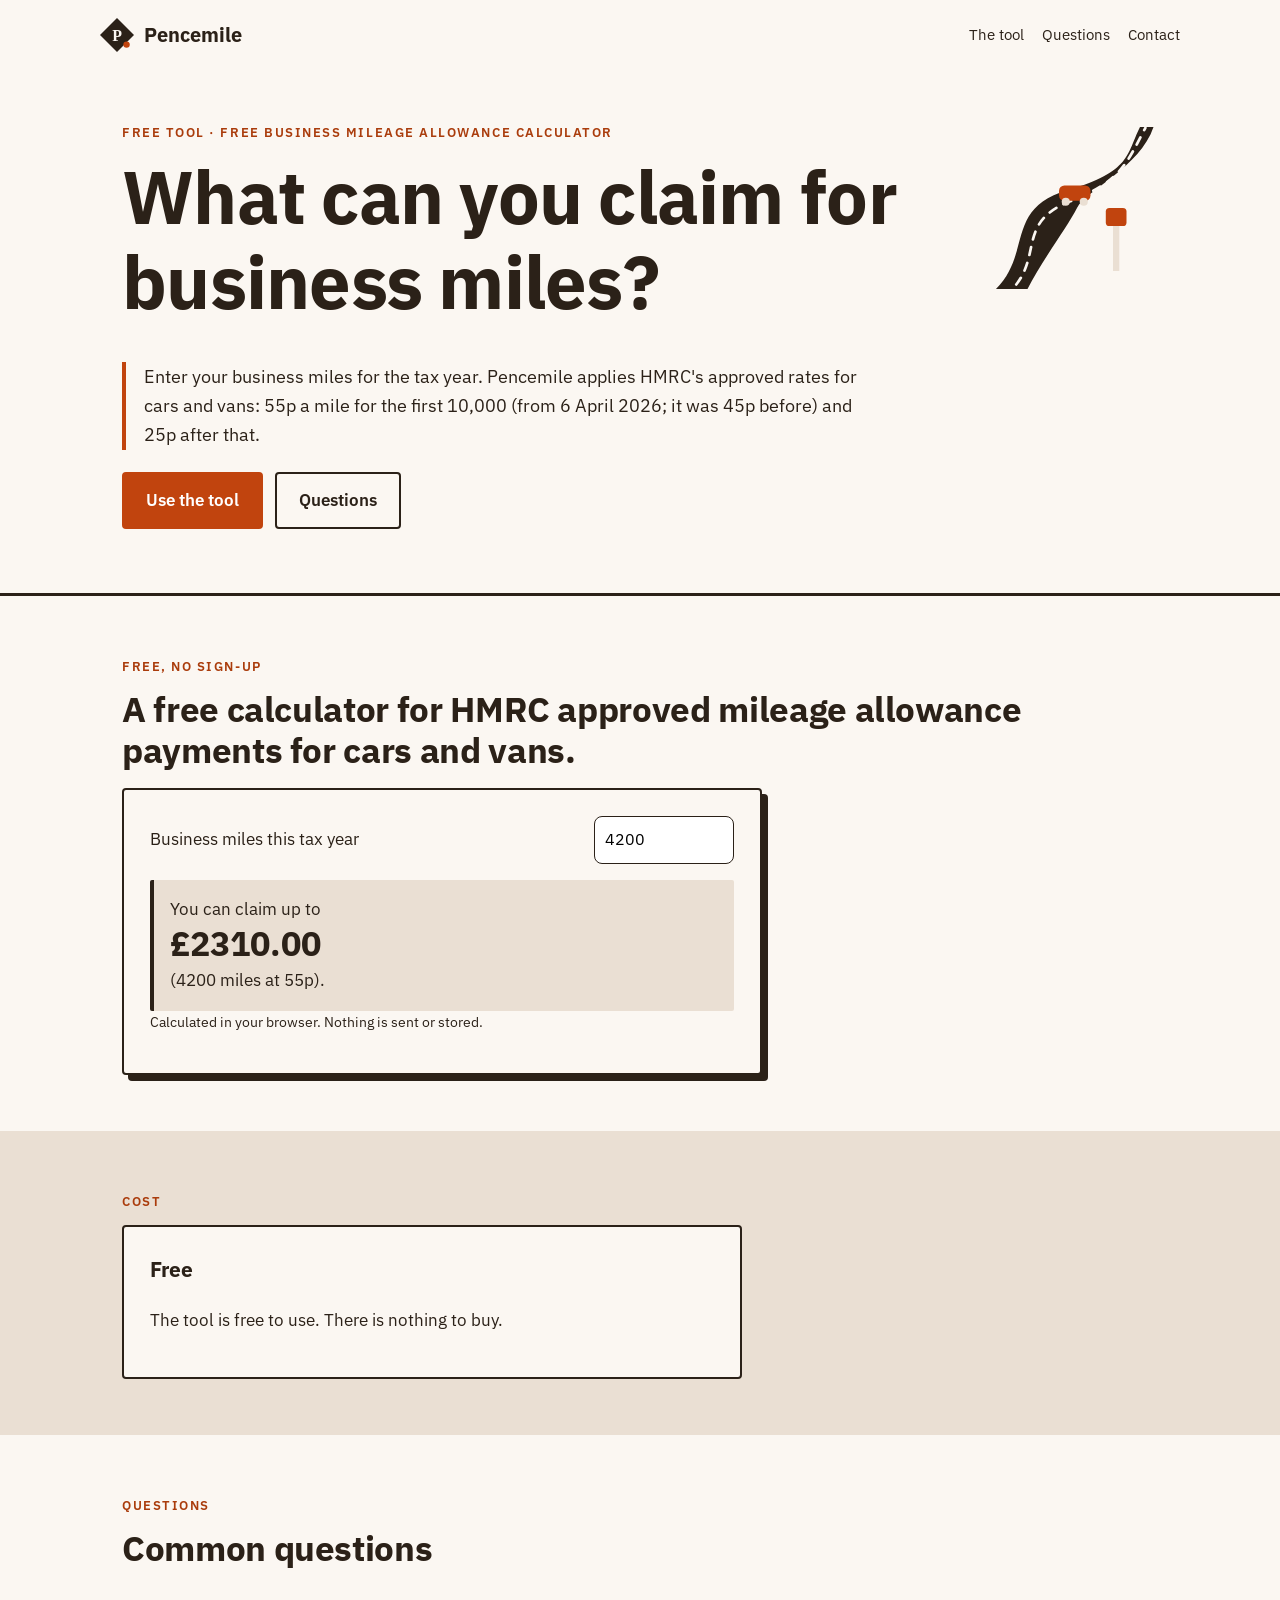
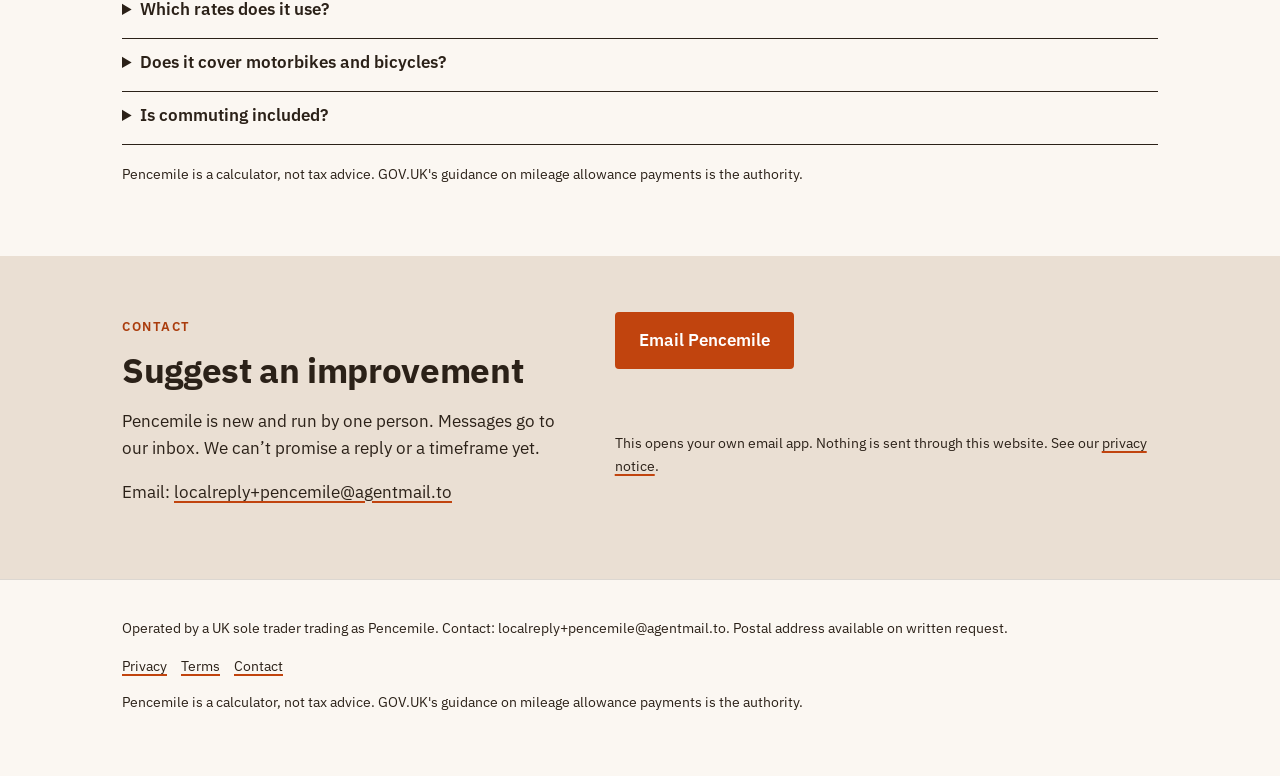
<file: index.html>
<!doctype html>
<html lang="en-GB">
<head>
<meta charset="utf-8">
<meta name="viewport" content="width=device-width, initial-scale=1">
<meta http-equiv="Content-Security-Policy" content="default-src 'self'; img-src 'self' data: https://localreplyloop.goatcounter.com; style-src 'self'; script-src 'self'; font-src 'self'; connect-src 'self'; form-action 'self'; base-uri 'self'; object-src 'none'">
<meta name="referrer" content="strict-origin-when-cross-origin">
<title>Pencemile: What can you claim for business miles?</title>
<meta name="description" content="A free calculator for HMRC approved mileage allowance payments for cars and vans.">
<meta name="theme-color" content="#2B2118">
<meta property="og:type" content="website"><meta property="og:title" content="Pencemile: What can you claim for business miles?"><meta property="og:description" content="A free calculator for HMRC approved mileage allowance payments for cars and vans.">
<meta property="og:image" content="https://evanturner557-del.github.io/pencemile/assets/og.png"><meta property="og:image:width" content="1200"><meta property="og:image:height" content="630">
<meta property="og:image:alt" content="Pencemile: What can you claim for business miles?"><meta property="og:site_name" content="Pencemile"><meta property="og:locale" content="en_GB">
<meta property="og:url" content="https://evanturner557-del.github.io/pencemile/"><meta name="twitter:card" content="summary_large_image">
<link rel="canonical" href="https://evanturner557-del.github.io/pencemile/">
<link rel="icon" href="assets/favicon.svg" type="image/svg+xml">
<link rel="stylesheet" href="assets/site.css">
<script src="assets/config.js"></script>
<script src="assets/analytics.js" defer></script>
<script src="_shared/kit.js" defer></script><script src="assets/tool.js" defer></script>
</head>
<body>
<a class="skip" href="#main">Skip to content</a>
<header><div class="wrap top"><a class="brand" href="./"><svg viewBox="0 0 64 64" aria-hidden="true" width="34" height="34"><path d="M32 0 64 32 32 64 0 32z" fill="#2B2118"/><text x="32" y="43" text-anchor="middle" font-family="Georgia, serif" font-weight="700" font-size="30" fill="#FBF7F2">P</text><circle cx="50" cy="50" r="6" fill="#C1440E"/></svg>Pencemile</a><nav aria-label="Primary"><a href="#tool">The tool</a><a href="#faq">Questions</a><a href="#contact">Contact</a></nav></div></header>
<main id="main">
<section class="hero"><div class="wrap"><div class="art"><svg viewBox="0 0 400 400" aria-hidden="true" focusable="false" class="motif"><path d="M40 380 C 120 300 60 200 200 160 S 330 80 360 20 h30 C 360 110 240 160 220 200 S 140 320 110 380z" fill="#2B2118"/><path d="M85 370 C 140 300 90 230 205 185 S 330 100 372 22" fill="none" stroke="#FBF7F2" stroke-width="6" stroke-dasharray="18 18" stroke-linecap="round" stroke-linejoin="round"/><rect x="180" y="150" width="70" height="34" rx="12" fill="#C1440E"/><circle cx="195" cy="186" r="9" fill="#EADFD3"/><circle cx="235" cy="186" r="9" fill="#EADFD3"/><rect x="300" y="230" width="14" height="110" fill="#EADFD3"/><rect x="284" y="200" width="46" height="40" rx="8" fill="#C1440E"/></svg></div><span class="eyebrow">Free tool · Free business mileage allowance calculator</span><h1>What can you claim for business miles?</h1><p class="lede">Enter your business miles for the tax year. Pencemile applies HMRC&#x27;s approved rates for cars and vans: 55p a mile for the first 10,000 (from 6 April 2026; it was 45p before) and 25p after that.</p><div class="ctas"><a class="btn" href="#tool" data-cta="hero">Use the tool</a><a class="btn ghost" href="#faq" data-cta="hero-secondary">Questions</a></div></div></section>
<section id="tool"><div class="wrap"><span class="eyebrow">Free, no sign-up</span><h2>A free calculator for HMRC approved mileage allowance payments for cars and vans.</h2><form class="tool" id="calc" novalidate><div class="row"><label for="t-miles">Business miles this tax year</label><input type="number" id="t-miles" data-k="miles" value="4200" step="1" min="0" inputmode="decimal"></div><div class="result" id="result" role="status" aria-live="polite"></div><p class="fine">Calculated in your browser. Nothing is sent or stored.</p></form></div></section>
<section class="tint" id="price"><div class="wrap"><span class="eyebrow">Cost</span><div class="pricebox"><p class="price">Free</p><p>The tool is free to use. There is nothing to buy.</p></div></div></section>
<section id="faq"><div class="wrap"><span class="eyebrow">Questions</span><h2>Common questions</h2><details><summary>Which rates does it use?</summary><p>HMRC approved mileage rates for cars and vans from 6 April 2026: 55p for the first 10,000 business miles, 25p after (45p applied before that date). Source: <a href="https://www.gov.uk/government/publications/rates-and-allowances-travel-mileage-and-fuel-allowances">GOV.UK travel mileage rates</a>. Check there in case rates change.</p></details><details><summary>Does it cover motorbikes and bicycles?</summary><p>Not yet. They have different rates.</p></details><details><summary>Is commuting included?</summary><p>No. Ordinary commuting isn&#x27;t business mileage.</p></details><p class="fine mt">Pencemile is a calculator, not tax advice. GOV.UK&#x27;s guidance on mileage allowance payments is the authority.</p></div></section>
<section class="tint" id="contact"><div class="wrap contact-grid"><div><span class="eyebrow">Contact</span><h2>Suggest an improvement</h2><p>Pencemile is new and run by one person. Messages go to our inbox. We can’t promise a reply or a timeframe yet.</p><p>Email: <a href="mailto:localreply+pencemile@agentmail.to">localreply+pencemile@agentmail.to</a></p></div><div class="form contact-mail"><p><a class="btn" href="mailto:localreply+pencemile@agentmail.to?subject=%5BPencemile%5D%20Enquiry" data-cta="enquire">Email Pencemile</a></p><p class="hint">This opens your own email app. Nothing is sent through this website. See our <a href="privacy.html">privacy notice</a>.</p></div></div></section>
</main><footer><div class="wrap"><p>Operated by a UK sole trader trading as Pencemile. Contact: localreply+pencemile@agentmail.to. Postal address available on written request.</p>
<p><a href="privacy.html">Privacy</a><a href="terms.html">Terms</a><a href="./#contact">Contact</a></p>
<p class="fine">Pencemile is a calculator, not tax advice. GOV.UK&#x27;s guidance on mileage allowance payments is the authority.</p></div></footer>
</body></html>
</file>
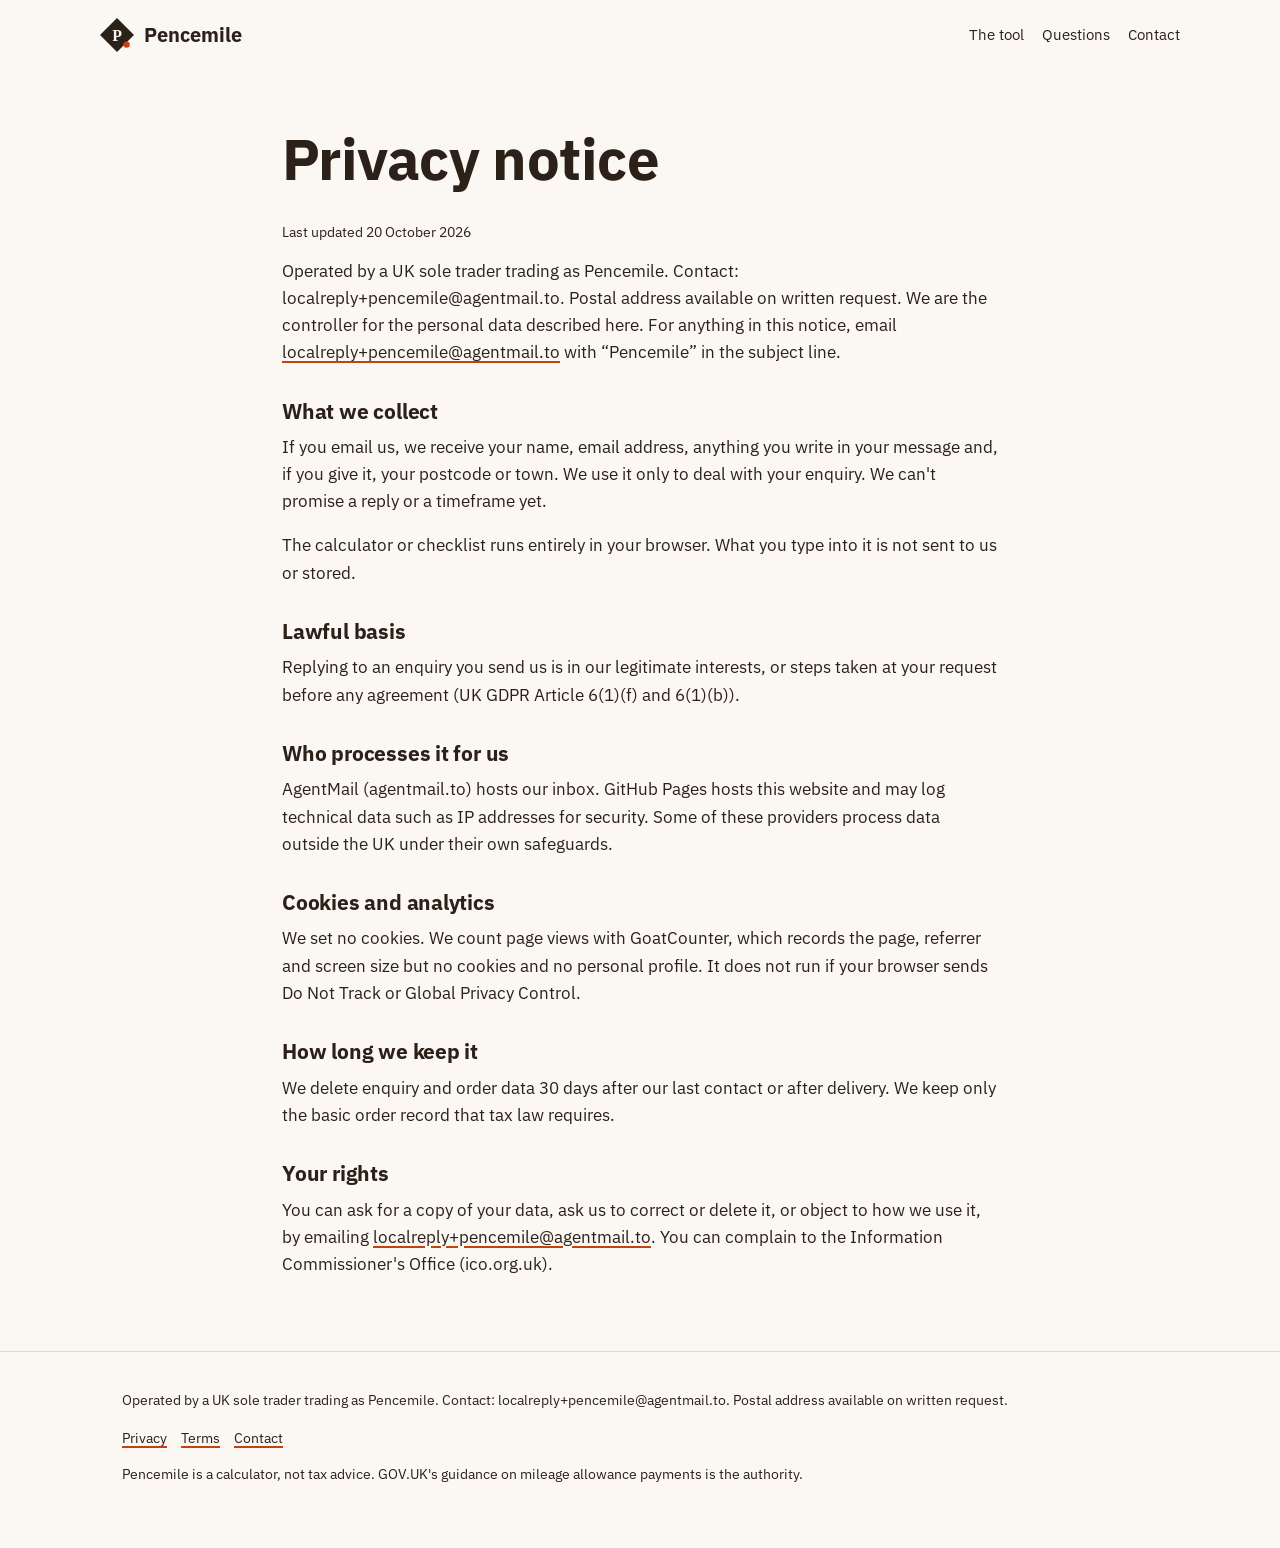
<file: privacy.html>
<!doctype html>
<html lang="en-GB">
<head>
<meta charset="utf-8">
<meta name="viewport" content="width=device-width, initial-scale=1">
<meta http-equiv="Content-Security-Policy" content="default-src 'self'; img-src 'self' data: https://localreplyloop.goatcounter.com; style-src 'self'; script-src 'self'; font-src 'self'; connect-src 'self'; form-action 'self'; base-uri 'self'; object-src 'none'">
<meta name="referrer" content="strict-origin-when-cross-origin">
<title>Privacy notice | Pencemile</title>
<meta name="description" content="Privacy notice for Pencemile.">
<meta name="theme-color" content="#2B2118">
<meta property="og:type" content="website"><meta property="og:title" content="Privacy notice | Pencemile"><meta property="og:description" content="Privacy notice for Pencemile.">
<meta property="og:image" content="https://evanturner557-del.github.io/pencemile/assets/og.png"><meta property="og:image:width" content="1200"><meta property="og:image:height" content="630">
<meta property="og:image:alt" content="Pencemile: What can you claim for business miles?"><meta property="og:site_name" content="Pencemile"><meta property="og:locale" content="en_GB">
<meta property="og:url" content="https://evanturner557-del.github.io/pencemile/privacy.html"><meta name="twitter:card" content="summary_large_image">
<link rel="canonical" href="https://evanturner557-del.github.io/pencemile/privacy.html">
<link rel="icon" href="assets/favicon.svg" type="image/svg+xml">
<link rel="stylesheet" href="assets/site.css">
<script src="assets/config.js"></script>
<script src="assets/analytics.js" defer></script>
<script src="_shared/kit.js" defer></script>
</head>
<body>
<a class="skip" href="#main">Skip to content</a>
<header><div class="wrap top"><a class="brand" href="./"><svg viewBox="0 0 64 64" aria-hidden="true" width="34" height="34"><path d="M32 0 64 32 32 64 0 32z" fill="#2B2118"/><text x="32" y="43" text-anchor="middle" font-family="Georgia, serif" font-weight="700" font-size="30" fill="#FBF7F2">P</text><circle cx="50" cy="50" r="6" fill="#C1440E"/></svg>Pencemile</a><nav aria-label="Primary"><a href="#tool">The tool</a><a href="#faq">Questions</a><a href="#contact">Contact</a></nav></div></header><main id="main"><section><div class="wrap legal"><h1>Privacy notice</h1><p class="fine">Last updated 20 October 2026</p>
<p><span>Operated by a UK sole trader trading as Pencemile. Contact: localreply+pencemile@agentmail.to. Postal address available on written request.</span> We are the controller for the personal data described here. For anything in this notice, email <a href="mailto:localreply+pencemile@agentmail.to">localreply+pencemile@agentmail.to</a> with “Pencemile” in the subject line.</p>
<h2>What we collect</h2><p>If you email us, we receive your name, email address, anything you write in your message and, if you give it, your postcode or town. We use it only to deal with your enquiry. We can&#x27;t promise a reply or a timeframe yet.</p><p>The calculator or checklist runs entirely in your browser. What you type into it is not sent to us or stored.</p>
<h2>Lawful basis</h2><p>Replying to an enquiry you send us is in our legitimate interests, or steps taken at your request before any agreement (UK GDPR Article 6(1)(f) and 6(1)(b)).</p>
<h2>Who processes it for us</h2><p>AgentMail (agentmail.to) hosts our inbox. GitHub Pages hosts this website and may log technical data such as IP addresses for security. Some of these providers process data outside the UK under their own safeguards.</p>
<h2>Cookies and analytics</h2><p>We set no cookies. We count page views with GoatCounter, which records the page, referrer and screen size but no cookies and no personal profile. It does not run if your browser sends Do Not Track or Global Privacy Control.</p>
<h2>How long we keep it</h2><p>We delete enquiry and order data 30 days after our last contact or after delivery. We keep only the basic order record that tax law requires.</p>
<h2>Your rights</h2><p>You can ask for a copy of your data, ask us to correct or delete it, or object to how we use it, by emailing <a href="mailto:localreply+pencemile@agentmail.to">localreply+pencemile@agentmail.to</a>. You can complain to the Information Commissioner's Office (ico.org.uk).</p></div></section></main><footer><div class="wrap"><p>Operated by a UK sole trader trading as Pencemile. Contact: localreply+pencemile@agentmail.to. Postal address available on written request.</p>
<p><a href="privacy.html">Privacy</a><a href="terms.html">Terms</a><a href="./#contact">Contact</a></p>
<p class="fine">Pencemile is a calculator, not tax advice. GOV.UK&#x27;s guidance on mileage allowance payments is the authority.</p></div></footer>
</body></html>
</file>
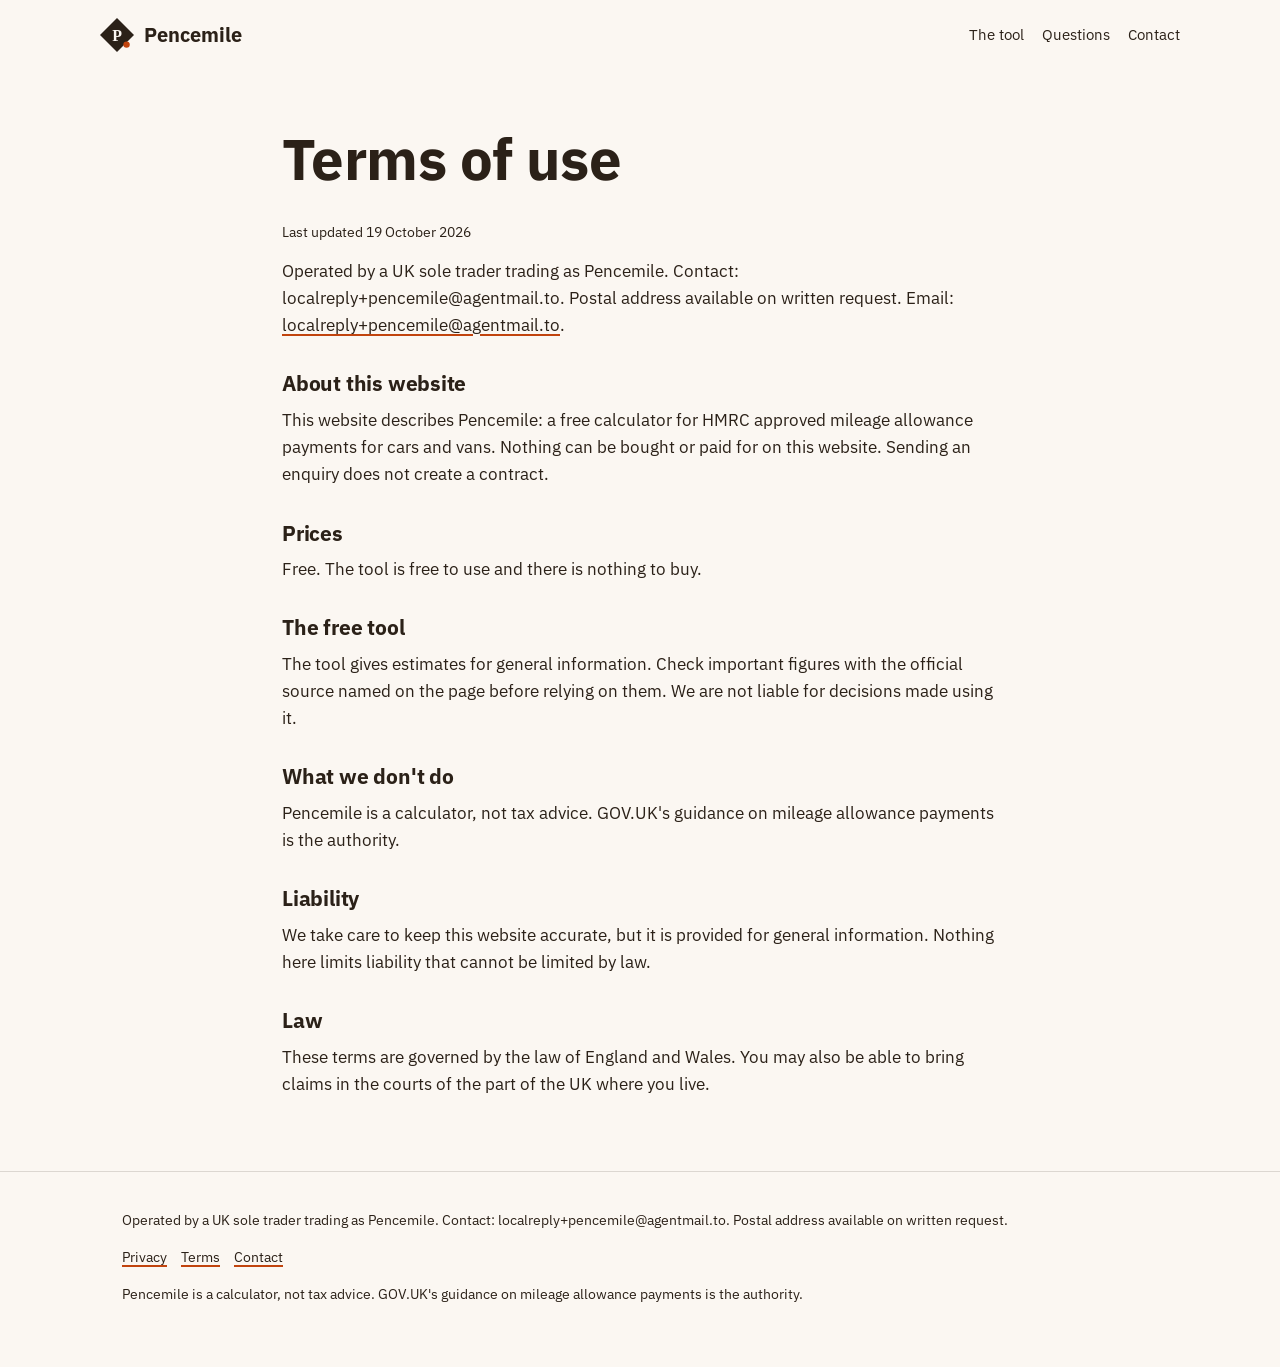
<file: terms.html>
<!doctype html>
<html lang="en-GB">
<head>
<meta charset="utf-8">
<meta name="viewport" content="width=device-width, initial-scale=1">
<meta http-equiv="Content-Security-Policy" content="default-src 'self'; img-src 'self' data: https://localreplyloop.goatcounter.com; style-src 'self'; script-src 'self'; font-src 'self'; connect-src 'self'; form-action 'self'; base-uri 'self'; object-src 'none'">
<meta name="referrer" content="strict-origin-when-cross-origin">
<title>Terms of use | Pencemile</title>
<meta name="description" content="Terms of use for Pencemile.">
<meta name="theme-color" content="#2B2118">
<meta property="og:type" content="website"><meta property="og:title" content="Terms of use | Pencemile"><meta property="og:description" content="Terms of use for Pencemile.">
<meta property="og:image" content="https://evanturner557-del.github.io/pencemile/assets/og.png"><meta property="og:image:width" content="1200"><meta property="og:image:height" content="630">
<meta property="og:image:alt" content="Pencemile: What can you claim for business miles?"><meta property="og:site_name" content="Pencemile"><meta property="og:locale" content="en_GB">
<meta property="og:url" content="https://evanturner557-del.github.io/pencemile/terms.html"><meta name="twitter:card" content="summary_large_image">
<link rel="canonical" href="https://evanturner557-del.github.io/pencemile/terms.html">
<link rel="icon" href="assets/favicon.svg" type="image/svg+xml">
<link rel="stylesheet" href="assets/site.css">
<script src="assets/config.js"></script>
<script src="assets/analytics.js" defer></script>
<script src="_shared/kit.js" defer></script>
</head>
<body>
<a class="skip" href="#main">Skip to content</a>
<header><div class="wrap top"><a class="brand" href="./"><svg viewBox="0 0 64 64" aria-hidden="true" width="34" height="34"><path d="M32 0 64 32 32 64 0 32z" fill="#2B2118"/><text x="32" y="43" text-anchor="middle" font-family="Georgia, serif" font-weight="700" font-size="30" fill="#FBF7F2">P</text><circle cx="50" cy="50" r="6" fill="#C1440E"/></svg>Pencemile</a><nav aria-label="Primary"><a href="#tool">The tool</a><a href="#faq">Questions</a><a href="#contact">Contact</a></nav></div></header><main id="main"><section><div class="wrap legal"><h1>Terms of use</h1><p class="fine">Last updated 19 October 2026</p>
<p><span>Operated by a UK sole trader trading as Pencemile. Contact: localreply+pencemile@agentmail.to. Postal address available on written request.</span> Email: <a href="mailto:localreply+pencemile@agentmail.to">localreply+pencemile@agentmail.to</a>.</p>
<h2>About this website</h2><p>This website describes Pencemile: a free calculator for HMRC approved mileage allowance payments for cars and vans. Nothing can be bought or paid for on this website. Sending an enquiry does not create a contract.</p>
<h2>Prices</h2><p>Free. The tool is free to use and there is nothing to buy.</p><h2>The free tool</h2><p>The tool gives estimates for general information. Check important figures with the official source named on the page before relying on them. We are not liable for decisions made using it.</p>
<h2>What we don't do</h2><p>Pencemile is a calculator, not tax advice. GOV.UK&#x27;s guidance on mileage allowance payments is the authority.</p>
<h2>Liability</h2><p>We take care to keep this website accurate, but it is provided for general information. Nothing here limits liability that cannot be limited by law.</p>
<h2>Law</h2><p>These terms are governed by the law of England and Wales. You may also be able to bring claims in the courts of the part of the UK where you live.</p></div></section></main><footer><div class="wrap"><p>Operated by a UK sole trader trading as Pencemile. Contact: localreply+pencemile@agentmail.to. Postal address available on written request.</p>
<p><a href="privacy.html">Privacy</a><a href="terms.html">Terms</a><a href="./#contact">Contact</a></p>
<p class="fine">Pencemile is a calculator, not tax advice. GOV.UK&#x27;s guidance on mileage allowance payments is the authority.</p></div></footer>
</body></html>
</file>
<file: assets/site.css>
@font-face{font-family:'IBM Plex Sans';font-weight:700;font-style:normal;font-display:swap;src:url(fonts/ibm-plex-sans-latin-700-normal.woff2) format('woff2')}
@font-face{font-family:'IBM Plex Sans';font-weight:400;font-style:normal;font-display:swap;src:url(fonts/ibm-plex-sans-latin-400-normal.woff2) format('woff2')}
@font-face{font-family:'IBM Plex Sans';font-weight:600;font-style:normal;font-display:swap;src:url(fonts/ibm-plex-sans-latin-600-normal.woff2) format('woff2')}
:root{--ink:#2B2118;--paper:#FBF7F2;--acc:#C1440E;--acc-text:#AA3C0C;--on-acc:#FFFFFF;--acc-btn:#C1440E;--soft:#EADFD3;--on-ink:#FBF7F2;--r:4px;--br:4px;--head:'IBM Plex Sans', system-ui, sans-serif;--body:'IBM Plex Sans', system-ui, sans-serif}
*,*::before,*::after{box-sizing:border-box}html{scroll-behavior:smooth}@media (prefers-reduced-motion:reduce){html{scroll-behavior:auto}*{transition:none!important}}
body{margin:0;font-family:var(--body);color:var(--ink);background:var(--paper);line-height:1.6;font-size:17px;-webkit-font-smoothing:antialiased}
h1,h2,h3{font-family:var(--head);line-height:1.15;margin:0 0 .5em;letter-spacing:-.01em}h1{font-size:clamp(2.1rem,5vw,3.6rem)}h2{font-size:clamp(1.5rem,3vw,2.2rem)}h3{font-size:1.15rem}
p{margin:0 0 1em}a{color:var(--ink);text-decoration-color:var(--acc);text-underline-offset:3px;text-decoration-thickness:2px}
.wrap{max-width:1080px;margin:0 auto;padding:0 22px}.skip{position:absolute;left:-999px}.skip:focus{left:12px;top:12px;background:var(--ink);color:var(--on-ink);padding:8px 12px;z-index:9}
:focus-visible{outline:3px solid var(--acc);outline-offset:2px}
.top{display:flex;align-items:center;justify-content:space-between;padding:18px 0;gap:16px}.brand{display:flex;align-items:center;gap:10px;font-family:var(--head);font-weight:700;font-size:1.25rem;text-decoration:none}
.top nav a{margin-left:18px;font-size:.95rem;text-decoration:none}.top nav a:hover{text-decoration:underline}
.btn{display:inline-block;background:var(--acc-btn);color:var(--on-acc);padding:13px 22px;border-radius:var(--br);font-weight:600;text-decoration:none;border:2px solid var(--acc-btn);cursor:pointer;font:inherit;font-weight:600}
.btn:hover{filter:none;box-shadow:inset 0 0 0 2px currentColor}.btn.ghost{background:transparent;color:var(--ink);border-color:var(--ink)}
.eyebrow{display:inline-block;font-size:.8rem;letter-spacing:.12em;text-transform:uppercase;font-weight:600;color:var(--acc-text);margin-bottom:12px}
.hero{padding:48px 0 64px}.hero .lede{font-size:1.15rem;max-width:40em}.ctas{display:flex;gap:12px;flex-wrap:wrap;margin-top:22px}
.motif{width:100%;height:auto;max-width:420px;display:block}.art{margin:0}
.draft{display:inline-block;background:var(--soft);border:1px dashed var(--ink);padding:3px 10px;border-radius:999px;font-size:.82rem;font-weight:600;margin-bottom:14px}
section{padding:56px 0}.tint{background:var(--soft)}
.steps{display:grid;grid-template-columns:repeat(auto-fit,minmax(220px,1fr));gap:22px;counter-reset:s}
.step{padding:22px;border-radius:var(--r);background:var(--paper);border:1px solid color-mix(in srgb,var(--ink) 14%,transparent)}
.step::before{counter-increment:s;content:"0" counter(s);font-family:var(--head);font-weight:700;color:var(--acc-text);display:block;font-size:1.4rem;margin-bottom:6px}
.points{display:grid;grid-template-columns:repeat(auto-fit,minmax(240px,1fr));gap:26px}.point h3{border-top:4px solid var(--acc);padding-top:12px}
.price{font-family:var(--head);font-size:1.3rem;font-weight:700}.pricebox{border:2px solid var(--ink);border-radius:var(--r);padding:26px;max-width:620px;background:var(--paper)}
details{border-bottom:1px solid color-mix(in srgb,var(--ink) 18%,transparent);padding:14px 0}summary{cursor:pointer;font-weight:600}details p{margin-top:10px}
.form{display:grid;gap:14px;max-width:620px}.form label{font-weight:600;font-size:.95rem;display:block;margin-bottom:4px}
.form input,.form textarea,.form select{width:100%;padding:12px;border:1.5px solid color-mix(in srgb,var(--ink) 40%,transparent);border-radius:calc(var(--r)/2);font:inherit;background:#fff;color:#111}
.form textarea{min-height:120px}.hint,.fine{font-size:.88rem}.form-status{font-weight:600}
.contact-grid{display:grid;grid-template-columns:1fr 1.2fr;gap:40px}@media(max-width:800px){.contact-grid{grid-template-columns:1fr}.top nav a:not([href="#contact"]){display:none}.top nav a{margin-left:0;padding:10px 0;font-weight:600}}
footer{padding:36px 0 48px;font-size:.9rem;border-top:1px solid color-mix(in srgb,var(--ink) 15%,transparent)}footer a{margin-right:14px}
.tool{background:var(--paper);border:2px solid var(--ink);border-radius:var(--r);padding:26px;max-width:640px}.tool .row{display:grid;grid-template-columns:1fr 140px;gap:12px;align-items:center;margin-bottom:10px}
.tool input[type=number]{padding:10px;border:1.5px solid var(--ink);border-radius:8px;font:inherit;width:100%}.result{margin-top:16px;padding:16px;background:var(--soft);border-radius:calc(var(--r)/2);min-height:3em}
.check h3{margin-top:18px}.check label{display:flex;gap:10px;align-items:flex-start;padding:6px 0}.check input{width:20px;height:20px;accent-color:var(--acc)}
.legal{max-width:760px}.legal h2{font-size:1.3rem;margin-top:1.6em}
.hero h1{font-size:clamp(2.4rem,6.5vw,4.6rem);max-width:13em}.hero{border-bottom:3px solid var(--ink)}.hero .art{float:right;width:180px;margin:0 0 20px 30px}.hero .lede{border-left:4px solid var(--acc);padding-left:18px}.step{border:none;border-top:2px solid var(--ink);border-radius:0;background:none}
/* polish 2026-11-08 */
.mt{margin-top:18px}
.tool{box-shadow:6px 6px 0 var(--ink)}
.tool input[type=number],.tool input,.tool select{font-size:16px;min-height:44px}
.tool input:focus-visible,.tool select:focus-visible{outline:3px solid var(--ink);outline-offset:2px}
.result{border-left:4px solid var(--ink)}
.result strong{display:block;font-family:var(--head);font-size:clamp(1.6rem,6vw,2.1rem);line-height:1.15;margin:2px 0 4px}
details{border-bottom:1px solid currentColor;padding:10px 0}details summary{cursor:pointer;min-height:32px}
@media(max-width:420px){.tool{padding:18px}.tool .row{grid-template-columns:1fr}}
</file>
